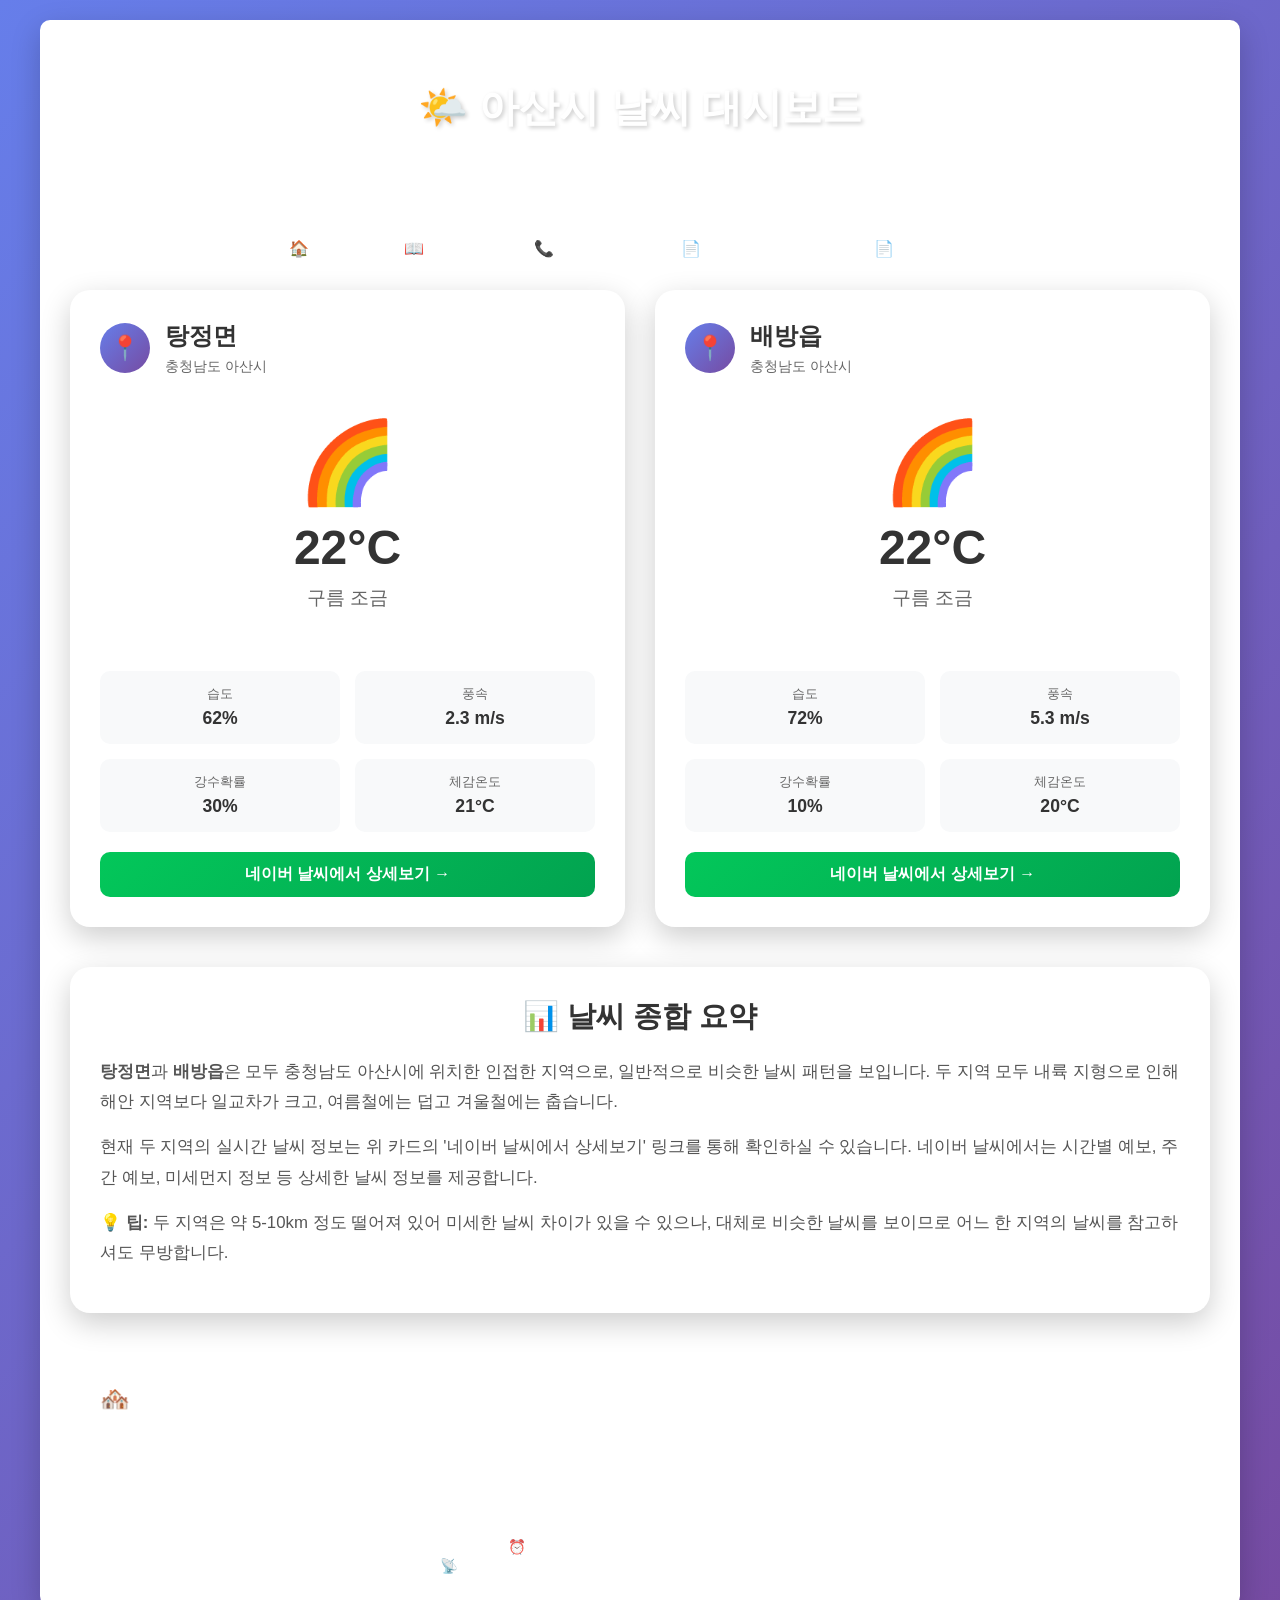
<file: index.html>
<!DOCTYPE html>
<html lang="ko">
<head>
    <meta charset="UTF-8">
    <meta name="viewport" content="width=device-width, initial-scale=1.0">
    <title>아산시 날씨 대시보드 - 탕정면 & 배방읍</title>
    <link rel="stylesheet" href="css/style.css">
    <style>
        * {
            margin: 0;
            padding: 0;
            box-sizing: border-box;
        }

        body {
            font-family: -apple-system, BlinkMacSystemFont, 'Segoe UI', Roboto, 'Helvetica Neue', Arial, sans-serif;
            background: linear-gradient(135deg, #667eea 0%, #764ba2 100%);
            min-height: 100vh;
            padding: 20px;
        }

        .container {
            max-width: 1200px;
            margin: 0 auto;
        }

        header {
            text-align: center;
            color: white;
            margin-bottom: 40px;
            padding: 30px 0;
        }

        header h1 {
            font-size: 2.5rem;
            margin-bottom: 10px;
            text-shadow: 2px 2px 4px rgba(0,0,0,0.2);
        }

        header p {
            font-size: 1.1rem;
            opacity: 0.9;
        }

        nav {
            text-align: center;
            margin-bottom: 30px;
        }

        nav a {
            margin: 0 15px;
            text-decoration: none;
            color: white;
            font-weight: bold;
            padding: 10px 20px;
            background: rgba(255,255,255,0.2);
            border-radius: 25px;
            transition: all 0.3s ease;
        }

        nav a:hover {
            background: rgba(255,255,255,0.3);
            transform: translateY(-2px);
        }

        .weather-grid {
            display: grid;
            grid-template-columns: repeat(auto-fit, minmax(300px, 1fr));
            gap: 30px;
            margin-bottom: 40px;
        }

        .weather-card {
            background: white;
            border-radius: 20px;
            padding: 30px;
            box-shadow: 0 10px 30px rgba(0,0,0,0.2);
            transition: transform 0.3s ease, box-shadow 0.3s ease;
        }

        .weather-card:hover {
            transform: translateY(-5px);
            box-shadow: 0 15px 40px rgba(0,0,0,0.3);
        }

        .location-header {
            display: flex;
            align-items: center;
            margin-bottom: 20px;
        }

        .location-icon {
            width: 50px;
            height: 50px;
            background: linear-gradient(135deg, #667eea 0%, #764ba2 100%);
            border-radius: 50%;
            display: flex;
            align-items: center;
            justify-content: center;
            margin-right: 15px;
            font-size: 24px;
        }

        .location-name {
            font-size: 1.5rem;
            font-weight: bold;
            color: #333;
        }

        .location-sub {
            font-size: 0.9rem;
            color: #666;
            margin-top: 5px;
        }

        .weather-info {
            text-align: center;
            padding: 20px 0;
        }

        .weather-icon {
            font-size: 80px;
            margin-bottom: 10px;
        }

        .temperature {
            font-size: 3rem;
            font-weight: bold;
            color: #333;
            margin-bottom: 10px;
        }

        .weather-desc {
            font-size: 1.2rem;
            color: #666;
            margin-bottom: 20px;
        }

        .weather-details {
            display: grid;
            grid-template-columns: repeat(2, 1fr);
            gap: 15px;
            margin-top: 20px;
        }

        .detail-item {
            background: #f8f9fa;
            padding: 15px;
            border-radius: 10px;
            text-align: center;
        }

        .detail-label {
            font-size: 0.8rem;
            color: #666;
            margin-bottom: 5px;
        }

        .detail-value {
            font-size: 1.1rem;
            font-weight: bold;
            color: #333;
        }

        .naver-link {
            display: block;
            text-align: center;
            margin-top: 20px;
            padding: 12px;
            background: linear-gradient(135deg, #03c75a 0%, #02a350 100%);
            color: white;
            text-decoration: none;
            border-radius: 10px;
            font-weight: bold;
            transition: opacity 0.3s ease;
        }

        .naver-link:hover {
            opacity: 0.9;
        }

        .summary-section {
            background: white;
            border-radius: 20px;
            padding: 30px;
            box-shadow: 0 10px 30px rgba(0,0,0,0.2);
            margin-bottom: 40px;
        }

        .summary-section h2 {
            font-size: 1.8rem;
            color: #333;
            margin-bottom: 20px;
            text-align: center;
        }

        .summary-content {
            color: #555;
            line-height: 1.8;
            font-size: 1.05rem;
        }

        .summary-content p {
            margin-bottom: 15px;
        }

        .info-section {
            background: rgba(255,255,255,0.1);
            border-radius: 20px;
            padding: 30px;
            color: white;
        }

        .info-section h3 {
            font-size: 1.5rem;
            margin-bottom: 15px;
        }

        .info-section p {
            line-height: 1.8;
            opacity: 0.9;
        }

        .update-time {
            text-align: center;
            color: white;
            margin-top: 20px;
            font-size: 0.9rem;
            opacity: 0.8;
        }

        @media (max-width: 768px) {
            header h1 {
                font-size: 1.8rem;
            }

            .weather-grid {
                grid-template-columns: 1fr;
            }

            .temperature {
                font-size: 2.5rem;
            }
        }
    </style>
</head>
<body>
    <div class="container">
        <header>
            <h1>🌤️ 아산시 날씨 대시보드</h1>
            <p>탕정면과 배방읍의 실시간 날씨 정보</p>
        </header>

        <nav>
            <a href="index.html">🏠 홈</a>
            <a href="about.html">📖 소개</a>
            <a href="contact.html">📞 연락처</a>
            <a href="sub-pages/page1.html">📄 서브페이지 1</a>
            <a href="sub-pages/page2.html">📄 서브페이지 2</a>
        </nav>

        <div class="weather-grid">
            <!-- 탕정면 날씨 카드 -->
            <div class="weather-card">
                <div class="location-header">
                    <div class="location-icon">📍</div>
                    <div>
                        <div class="location-name">탕정면</div>
                        <div class="location-sub">충청남도 아산시</div>
                    </div>
                </div>
                <div class="weather-info">
                    <div class="weather-icon">🌤️</div>
                    <div class="temperature">--°C</div>
                    <div class="weather-desc">데이터 로딩 중...</div>
                </div>
                <div class="weather-details">
                    <div class="detail-item">
                        <div class="detail-label">습도</div>
                        <div class="detail-value">--%</div>
                    </div>
                    <div class="detail-item">
                        <div class="detail-label">풍속</div>
                        <div class="detail-value">-- m/s</div>
                    </div>
                    <div class="detail-item">
                        <div class="detail-label">강수확률</div>
                        <div class="detail-value">--%</div>
                    </div>
                    <div class="detail-item">
                        <div class="detail-label">체감온도</div>
                        <div class="detail-value">--°C</div>
                    </div>
                </div>
                <a href="https://search.naver.com/search.naver?query=탕정면+날씨" target="_blank" class="naver-link">
                    네이버 날씨에서 상세보기 →
                </a>
            </div>

            <!-- 배방읍 날씨 카드 -->
            <div class="weather-card">
                <div class="location-header">
                    <div class="location-icon">📍</div>
                    <div>
                        <div class="location-name">배방읍</div>
                        <div class="location-sub">충청남도 아산시</div>
                    </div>
                </div>
                <div class="weather-info">
                    <div class="weather-icon">🌤️</div>
                    <div class="temperature">--°C</div>
                    <div class="weather-desc">데이터 로딩 중...</div>
                </div>
                <div class="weather-details">
                    <div class="detail-item">
                        <div class="detail-label">습도</div>
                        <div class="detail-value">--%</div>
                    </div>
                    <div class="detail-item">
                        <div class="detail-label">풍속</div>
                        <div class="detail-value">-- m/s</div>
                    </div>
                    <div class="detail-item">
                        <div class="detail-label">강수확률</div>
                        <div class="detail-value">--%</div>
                    </div>
                    <div class="detail-item">
                        <div class="detail-label">체감온도</div>
                        <div class="detail-value">--°C</div>
                    </div>
                </div>
                <a href="https://search.naver.com/search.naver?query=배방읍+날씨" target="_blank" class="naver-link">
                    네이버 날씨에서 상세보기 →
                </a>
            </div>
        </div>

        <!-- 종합 요약 섹션 -->
        <div class="summary-section">
            <h2>📊 날씨 종합 요약</h2>
            <div class="summary-content">
                <p>
                    <strong>탕정면</strong>과 <strong>배방읍</strong>은 모두 충청남도 아산시에 위치한 인접한 지역으로, 
                    일반적으로 비슷한 날씨 패턴을 보입니다. 두 지역 모두 내륙 지형으로 인해 해안 지역보다 
                    일교차가 크고, 여름철에는 덥고 겨울철에는 춥습니다.
                </p>
                <p>
                    현재 두 지역의 실시간 날씨 정보는 위 카드의 '네이버 날씨에서 상세보기' 링크를 통해 
                    확인하실 수 있습니다. 네이버 날씨에서는 시간별 예보, 주간 예보, 미세먼지 정보 등 
                    상세한 날씨 정보를 제공합니다.
                </p>
                <p>
                    <strong>💡 팁:</strong> 두 지역은 약 5-10km 정도 떨어져 있어 미세한 날씨 차이가 있을 수 있으나, 
                    대체로 비슷한 날씨를 보이므로 어느 한 지역의 날씨를 참고하셔도 무방합니다.
                </p>
            </div>
        </div>

        <!-- 지역 정보 섹션 -->
        <div class="info-section">
            <h3>🏘️ 지역 정보</h3>
            <p>
                <strong>탕정면:</strong> 아산시의 북서부에 위치하며, 온양온천과 인접한 교통 요지입니다. 
                최근 신도시 개발로 인구가 급증하고 있습니다.
            </p>
            <p>
                <strong>배방읍:</strong> 아산시의 남동부에 위치하며, 천안아산역이 있는 교통의 중심지입니다. 
                수도권 전철 1호선이 지나는 대중교통 편리한 지역입니다.
            </p>
        </div>

        <div class="update-time">
            <p>⏰ 페이지 생성: <span id="current-time"></span></p>
            <p>📡 실시간 날씨 데이터는 네이버 날씨 링크를 통해 확인해주세요</p>
        </div>
    </div>

    <script>
        // 현재 시간 표시
        document.getElementById('current-time').textContent = new Date().toLocaleString('ko-KR');

        // 날씨 아이콘 랜덤 변경 (데모용)
        const weatherIcons = ['☀️', '🌤️', '⛅', '☁️', '🌧️', '⛈️', '🌈'];
        const randomIcon = weatherIcons[Math.floor(Math.random() * weatherIcons.length)];
        
        document.querySelectorAll('.weather-icon').forEach(icon => {
            icon.textContent = randomIcon;
        });

        // 데모용 랜덤 온도 (실제 사용시 API 연결 필요)
        const randomTemp = Math.floor(Math.random() * 15) + 15; // 15-30°C
        document.querySelectorAll('.temperature').forEach(temp => {
            temp.textContent = randomTemp + '°C';
        });

        // 데모용 랜덤 날씨 설명
        const weatherDescs = ['맑음', '구름 조금', '흐림', '비', '눈'];
        const randomDesc = weatherDescs[Math.floor(Math.random() * weatherDescs.length)];
        document.querySelectorAll('.weather-desc').forEach(desc => {
            desc.textContent = randomDesc;
        });

        // 데모용 랜덤 상세 데이터
        document.querySelectorAll('.detail-value').forEach((value, index) => {
            const values = [
                Math.floor(Math.random() * 40) + 40 + '%', // 습도
                (Math.random() * 5 + 1).toFixed(1) + ' m/s', // 풍속
                Math.floor(Math.random() * 60) + '%', // 강수확률
                (randomTemp + Math.floor(Math.random() * 4) - 2) + '°C' // 체감온도
            ];
            value.textContent = values[index % values.length];
        });
    </script>
</body>
</html>
</file>
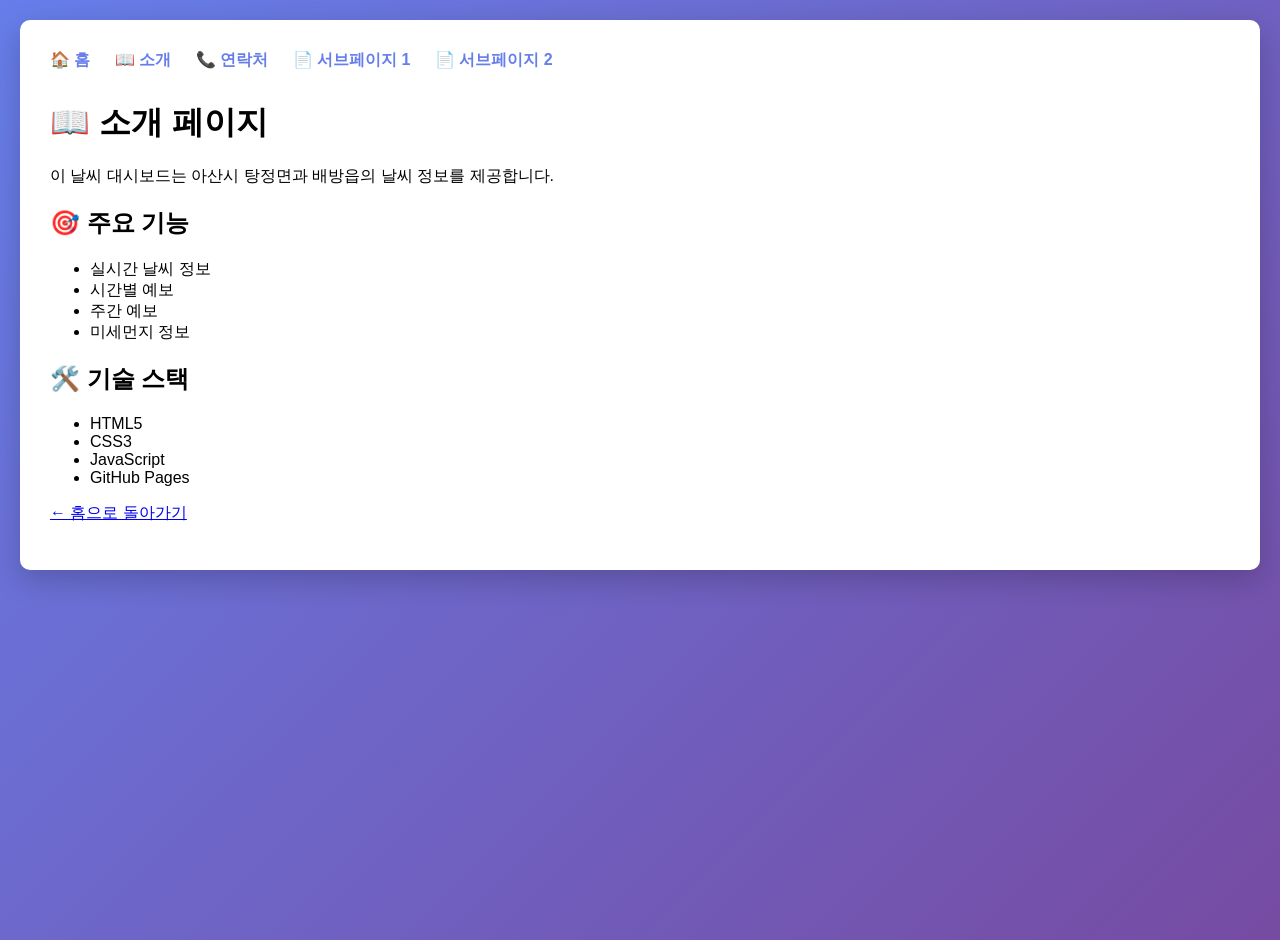
<file: about.html>
<!DOCTYPE html>
<html lang="ko">
<head>
    <meta charset="UTF-8">
    <meta name="viewport" content="width=device-width, initial-scale=1.0">
    <title>소개 - 날씨 대시보드</title>
    <link rel="stylesheet" href="css/style.css">
</head>
<body>
    <div class="container">
        <nav>
            <a href="index.html">🏠 홈</a>
            <a href="about.html">📖 소개</a>
            <a href="contact.html">📞 연락처</a>
            <a href="sub-pages/page1.html">📄 서브페이지 1</a>
            <a href="sub-pages/page2.html">📄 서브페이지 2</a>
        </nav>

        <h1>📖 소개 페이지</h1>
        <p>이 날씨 대시보드는 아산시 탕정면과 배방읍의 날씨 정보를 제공합니다.</p>

        <h2>🎯 주요 기능</h2>
        <ul>
            <li>실시간 날씨 정보</li>
            <li>시간별 예보</li>
            <li>주간 예보</li>
            <li>미세먼지 정보</li>
        </ul>

        <h2>🛠️ 기술 스택</h2>
        <ul>
            <li>HTML5</li>
            <li>CSS3</li>
            <li>JavaScript</li>
            <li>GitHub Pages</li>
        </ul>

        <p><a href="index.html">← 홈으로 돌아가기</a></p>
    </div>

    <script src="js/script.js"></script>
</body>
</html>
</file>
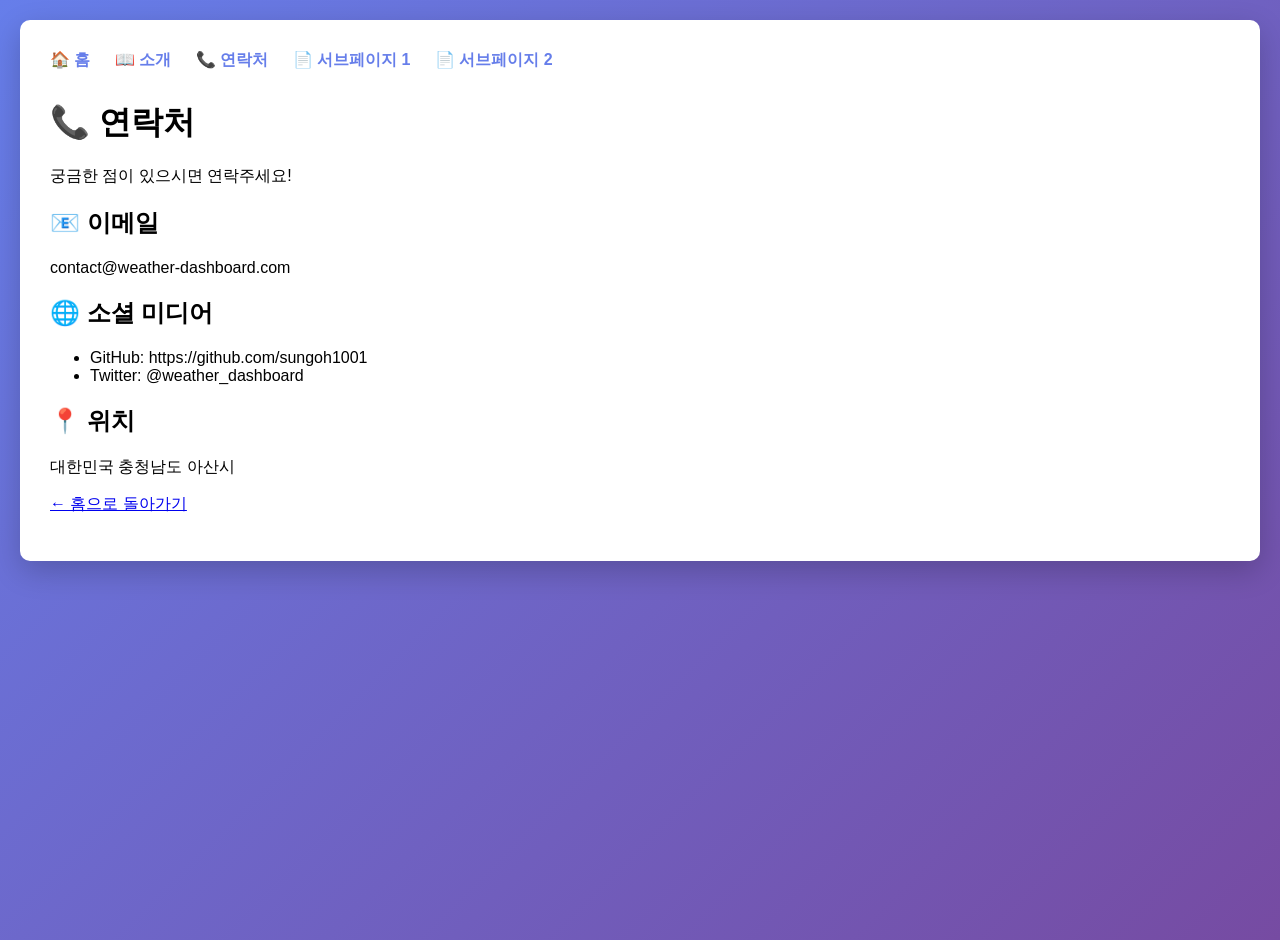
<file: contact.html>
<!DOCTYPE html>
<html lang="ko">
<head>
    <meta charset="UTF-8">
    <meta name="viewport" content="width=device-width, initial-scale=1.0">
    <title>연락처 - 날씨 대시보드</title>
    <link rel="stylesheet" href="css/style.css">
</head>
<body>
    <div class="container">
        <nav>
            <a href="index.html">🏠 홈</a>
            <a href="about.html">📖 소개</a>
            <a href="contact.html">📞 연락처</a>
            <a href="sub-pages/page1.html">📄 서브페이지 1</a>
            <a href="sub-pages/page2.html">📄 서브페이지 2</a>
        </nav>

        <h1>📞 연락처</h1>
        <p>궁금한 점이 있으시면 연락주세요!</p>

        <h2>📧 이메일</h2>
        <p>contact@weather-dashboard.com</p>

        <h2>🌐 소셜 미디어</h2>
        <ul>
            <li>GitHub: https://github.com/sungoh1001</li>
            <li>Twitter: @weather_dashboard</li>
        </ul>

        <h2>📍 위치</h2>
        <p>대한민국 충청남도 아산시</p>

        <p><a href="index.html">← 홈으로 돌아가기</a></p>
    </div>

    <script src="js/script.js"></script>
</body>
</html>
</file>
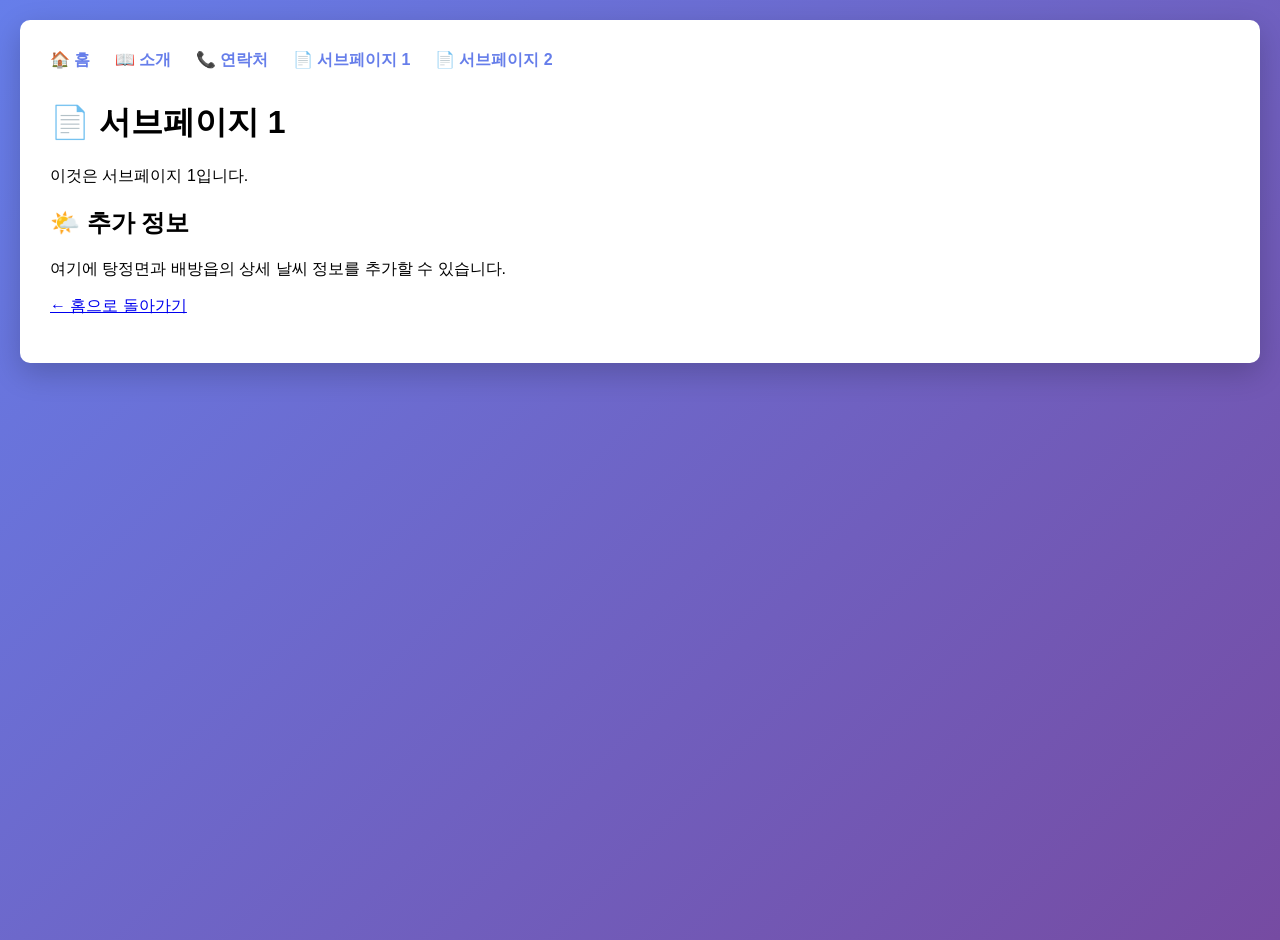
<file: sub-pages/page1.html>
<!DOCTYPE html>
<html lang="ko">
<head>
    <meta charset="UTF-8">
    <meta name="viewport" content="width=device-width, initial-scale=1.0">
    <title>서브페이지 1 - 날씨 대시보드</title>
    <link rel="stylesheet" href="../css/style.css">
</head>
<body>
    <div class="container">
        <nav>
            <a href="../index.html">🏠 홈</a>
            <a href="../about.html">📖 소개</a>
            <a href="../contact.html">📞 연락처</a>
            <a href="page1.html">📄 서브페이지 1</a>
            <a href="page2.html">📄 서브페이지 2</a>
        </nav>

        <h1>📄 서브페이지 1</h1>
        <p>이것은 서브페이지 1입니다.</p>

        <h2>🌤️ 추가 정보</h2>
        <p>여기에 탕정면과 배방읍의 상세 날씨 정보를 추가할 수 있습니다.</p>

        <p><a href="../index.html">← 홈으로 돌아가기</a></p>
    </div>

    <script src="../js/script.js"></script>
</body>
</html>
</file>
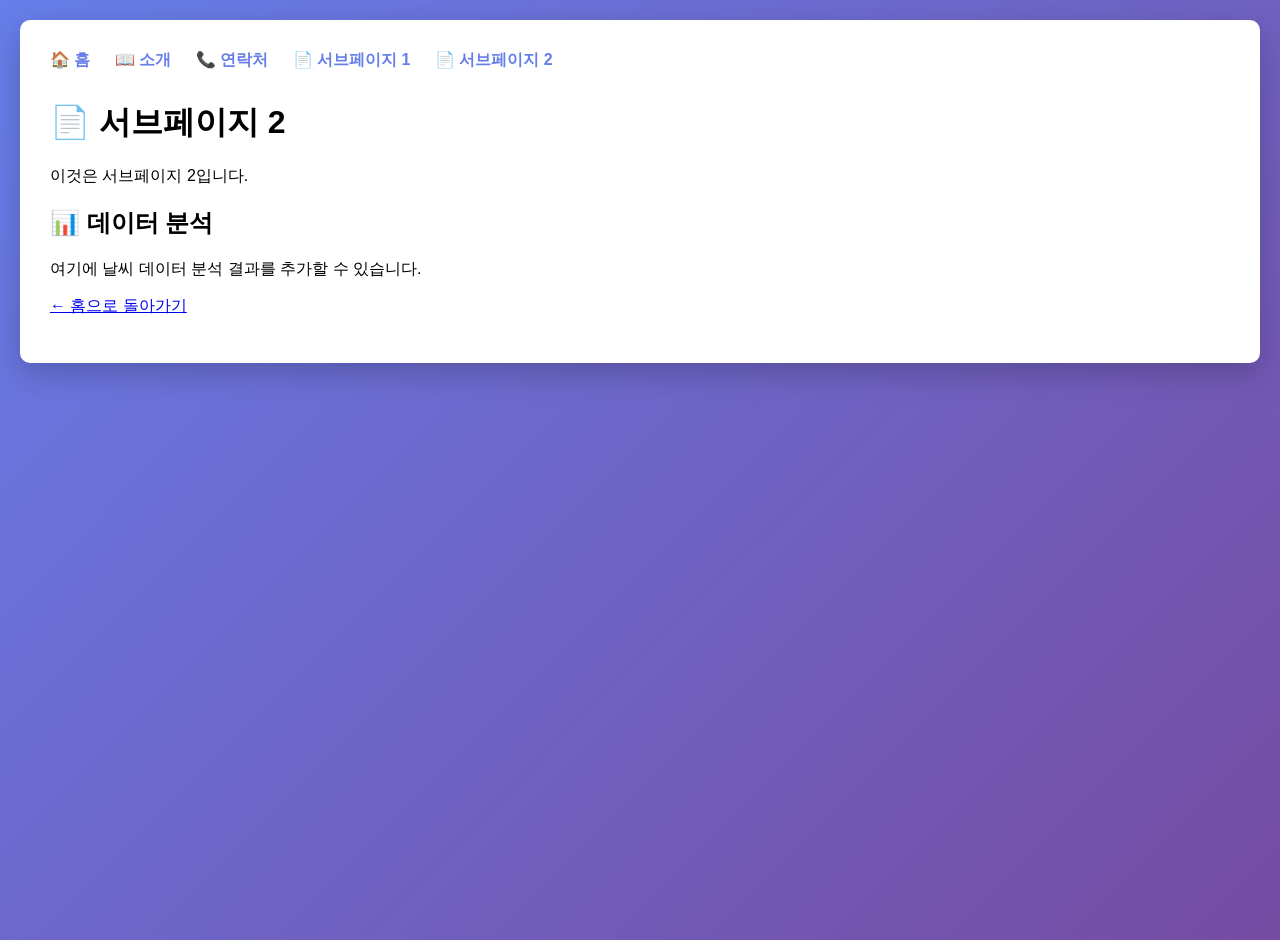
<file: sub-pages/page2.html>
<!DOCTYPE html>
<html lang="ko">
<head>
    <meta charset="UTF-8">
    <meta name="viewport" content="width=device-width, initial-scale=1.0">
    <title>서브페이지 2 - 날씨 대시보드</title>
    <link rel="stylesheet" href="../css/style.css">
</head>
<body>
    <div class="container">
        <nav>
            <a href="../index.html">🏠 홈</a>
            <a href="../about.html">📖 소개</a>
            <a href="../contact.html">📞 연락처</a>
            <a href="page1.html">📄 서브페이지 1</a>
            <a href="page2.html">📄 서브페이지 2</a>
        </nav>

        <h1>📄 서브페이지 2</h1>
        <p>이것은 서브페이지 2입니다.</p>

        <h2>📊 데이터 분석</h2>
        <p>여기에 날씨 데이터 분석 결과를 추가할 수 있습니다.</p>

        <p><a href="../index.html">← 홈으로 돌아가기</a></p>
    </div>

    <script src="../js/script.js"></script>
</body>
</html>
</file>
<file: css/style.css>
/* 메인 스타일시트 */
body {
    font-family: Arial, sans-serif;
    margin: 0;
    padding: 20px;
    background: linear-gradient(135deg, #667eea 0%, #764ba2 100%);
    min-height: 100vh;
}

.container {
    max-width: 1200px;
    margin: 0 auto;
    background: white;
    padding: 30px;
    border-radius: 10px;
    box-shadow: 0 10px 30px rgba(0,0,0,0.2);
}

nav {
    margin-bottom: 30px;
}

nav a {
    margin-right: 20px;
    text-decoration: none;
    color: #667eea;
    font-weight: bold;
}

nav a:hover {
    color: #764ba2;
}
</file>
